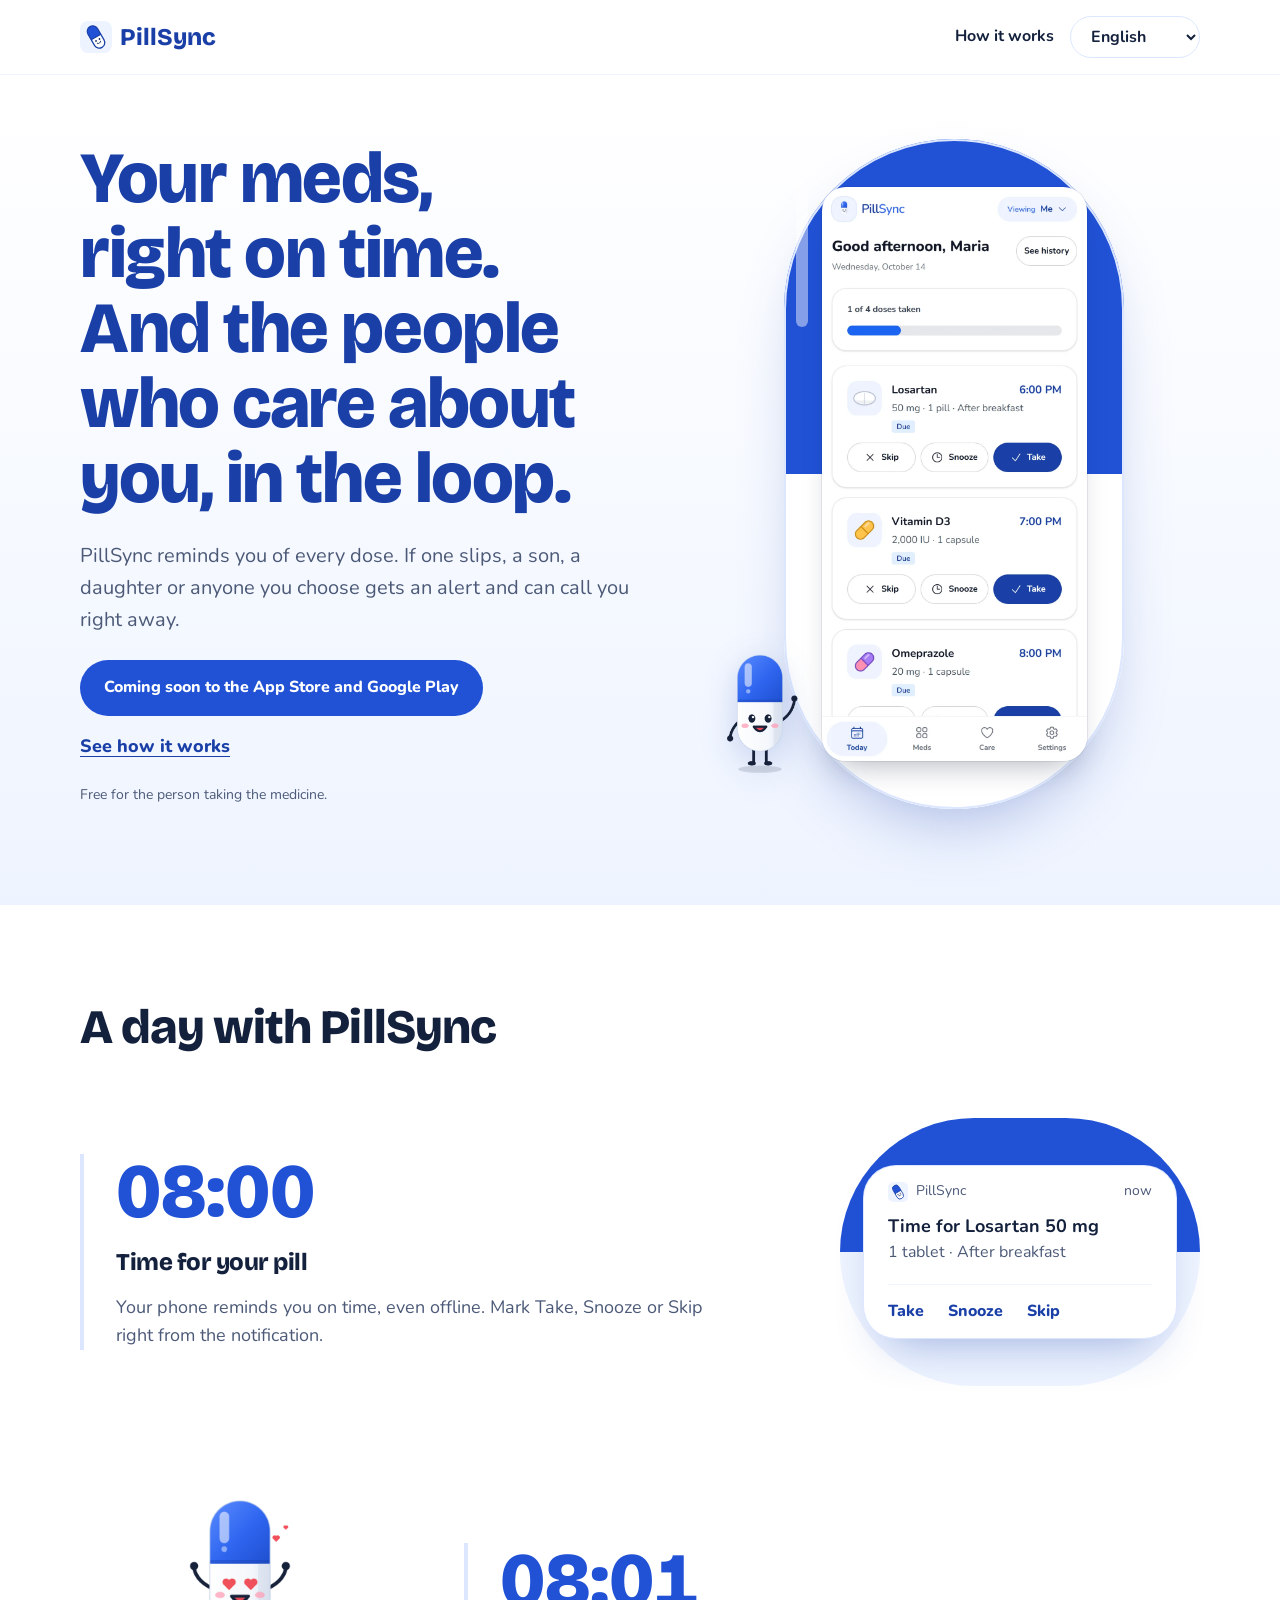
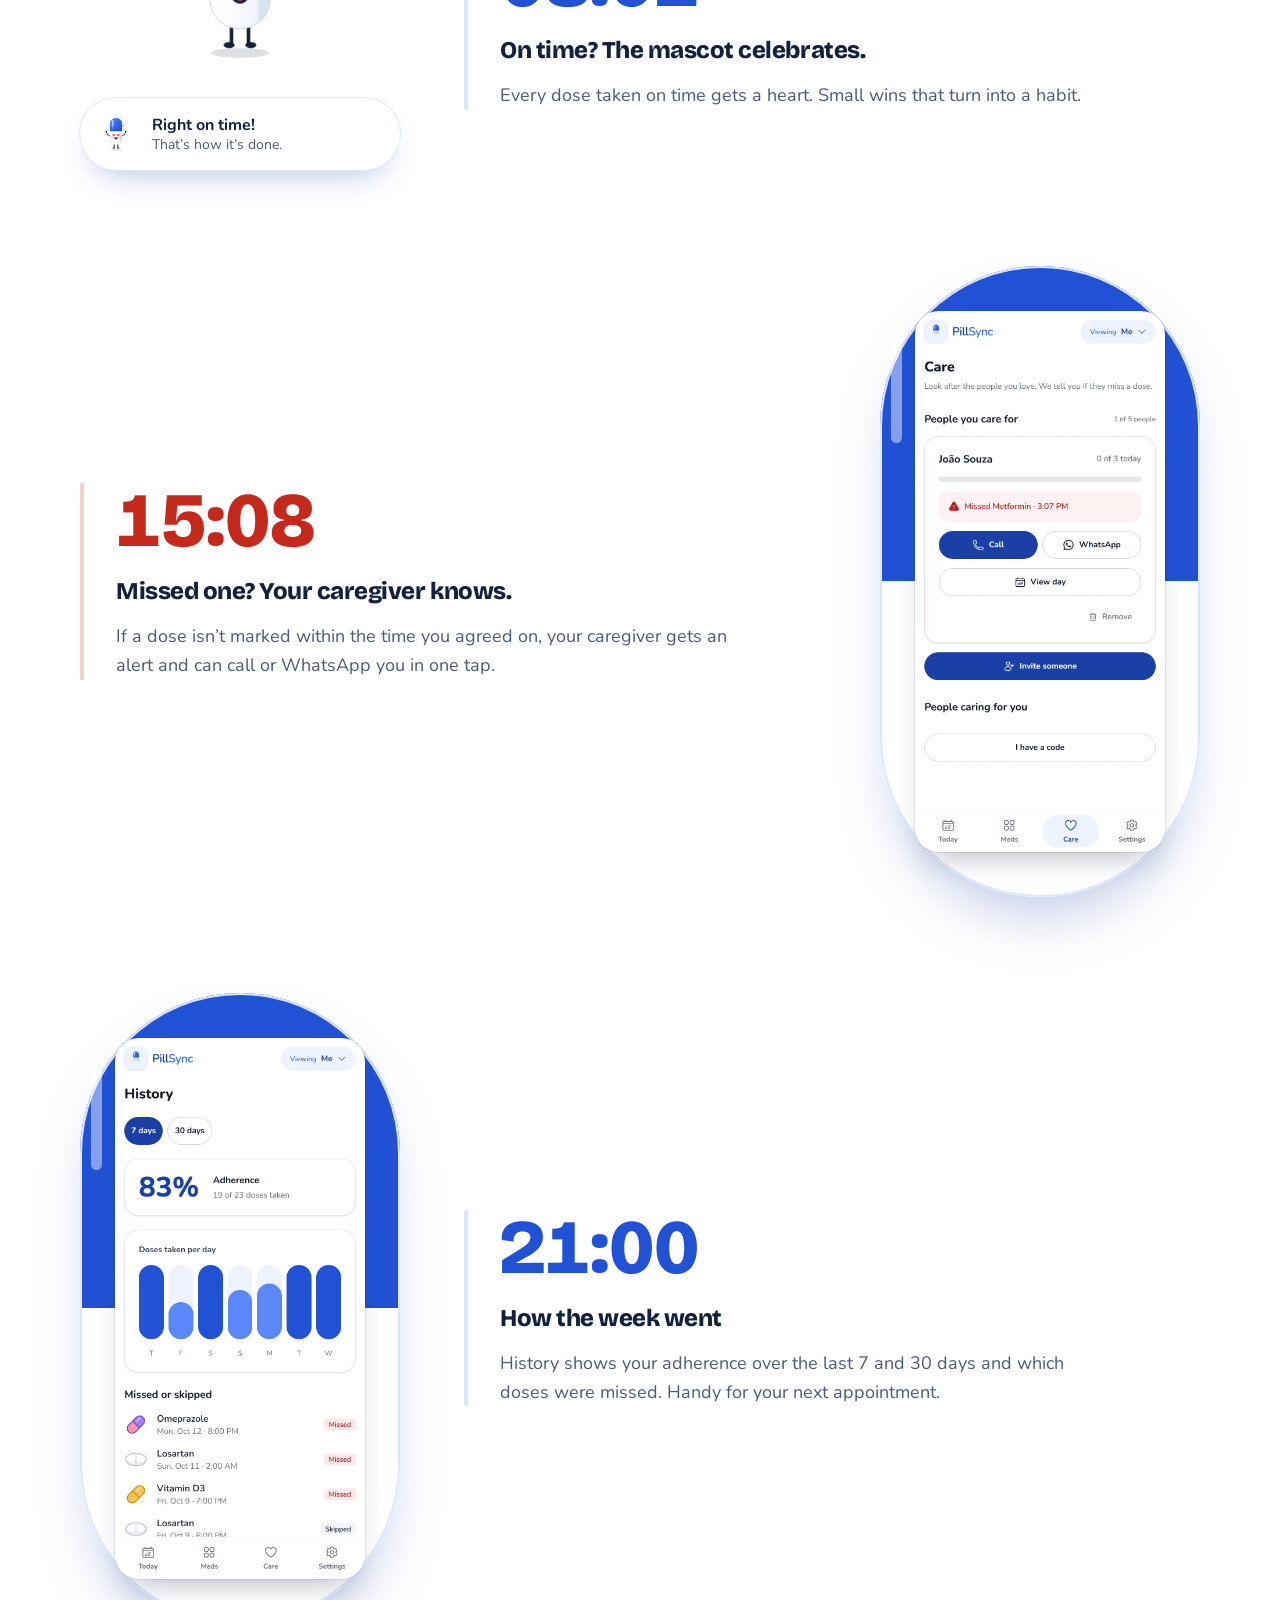
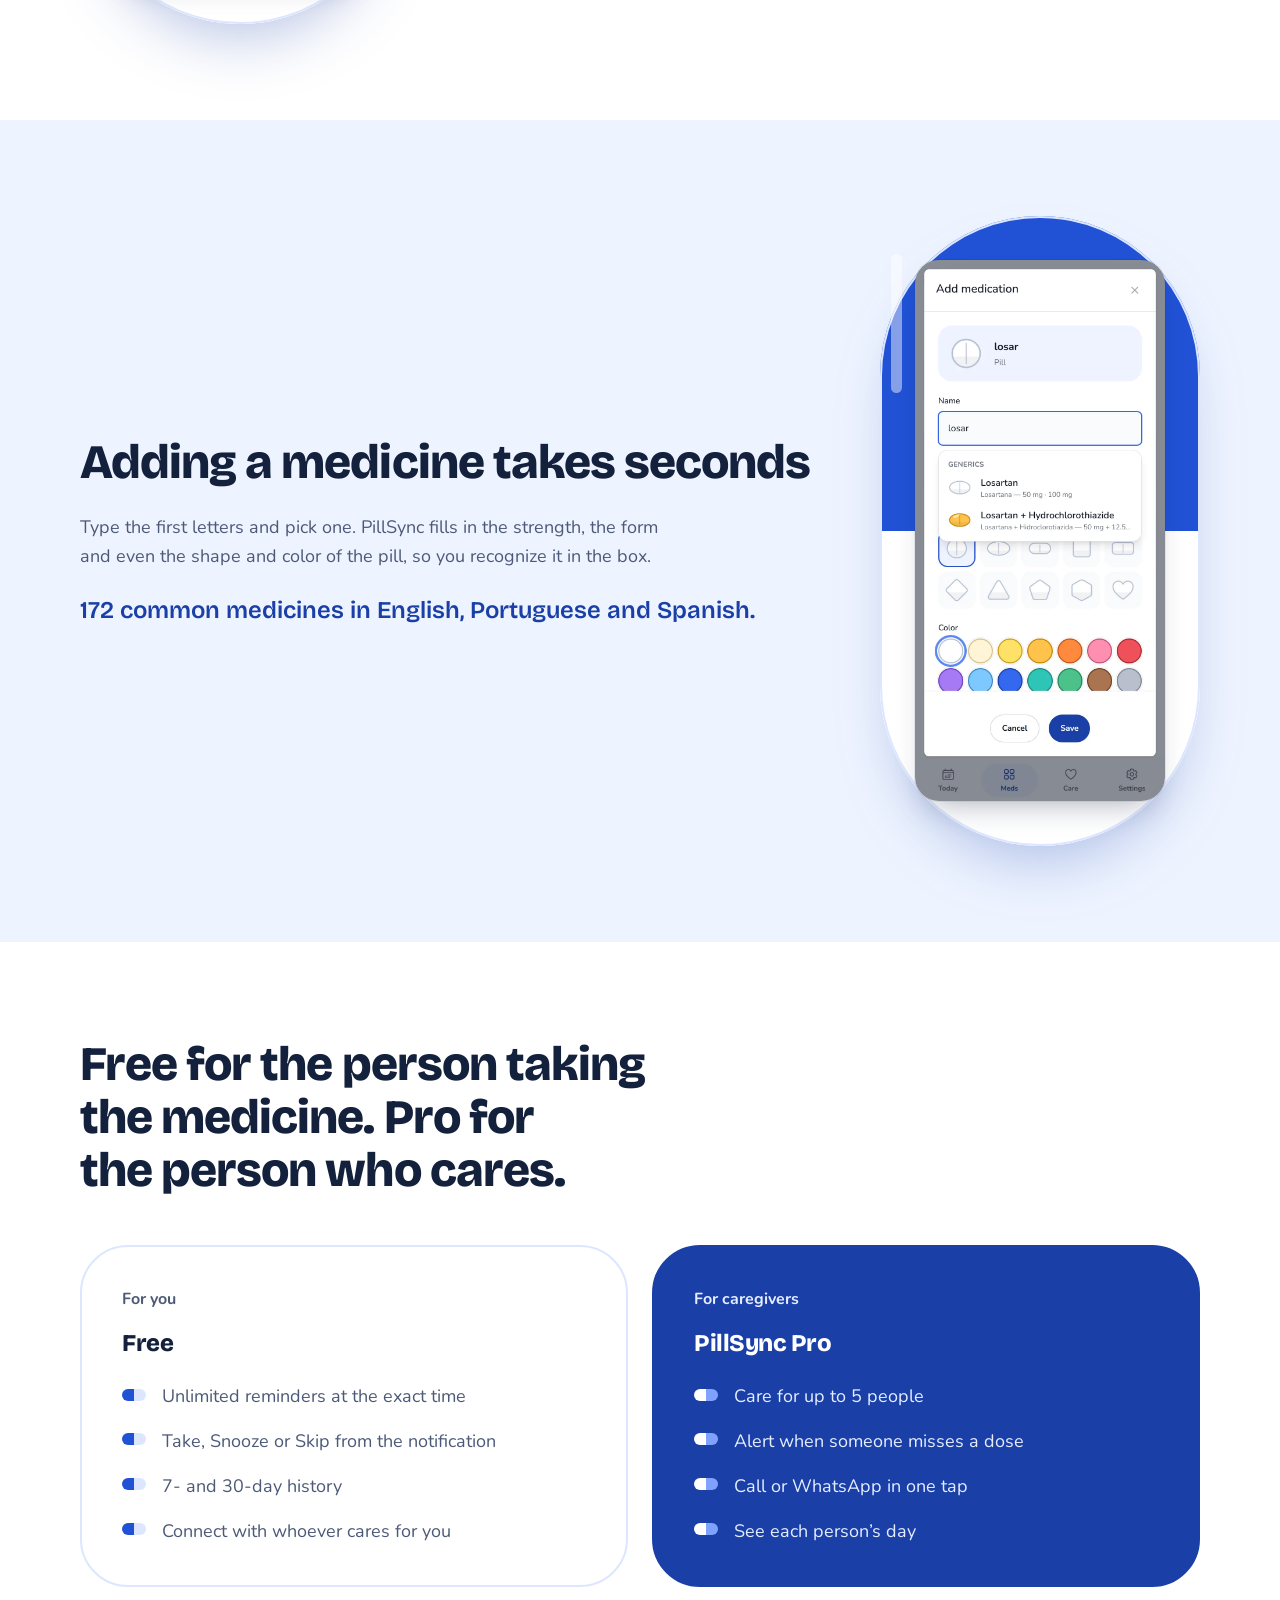
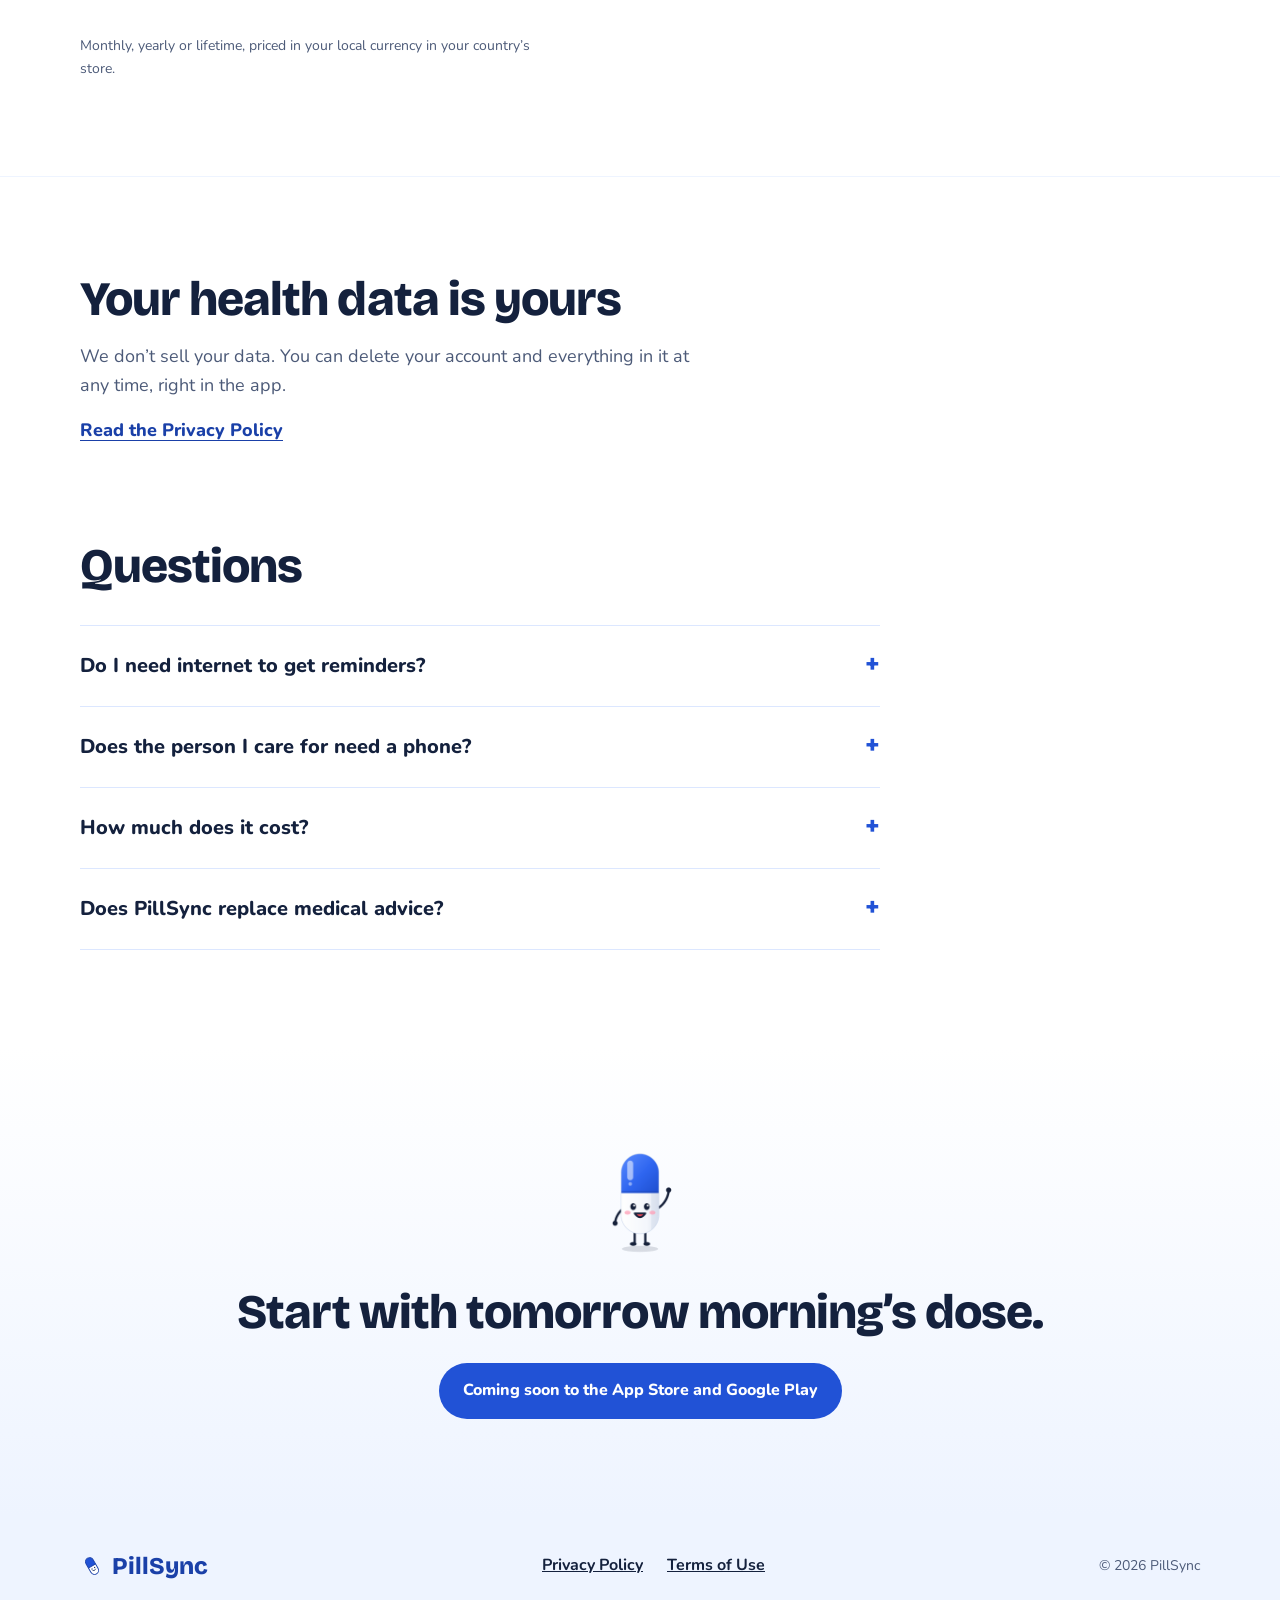
<file: index.html>
<!doctype html>
<html lang="en">
<head>
<meta charset="utf-8">
<meta name="viewport" content="width=device-width, initial-scale=1">
<meta name="theme-color" content="#2152d6">
<title>PillSync: medication reminders with caregiver alerts</title>
<meta name="description" content="Reminders for every dose, right on time. If one slips, the person who cares for you gets an alert.">
<meta property="og:title" content="PillSync">
<meta property="og:description" content="Reminders for every dose, right on time. If one slips, the person who cares for you gets an alert.">
<meta property="og:image" content="https://pillsync.app/assets/mascot-wave.png">
<meta property="og:url" content="https://pillsync.app/">
<link rel="icon" href="/favicon.svg" type="image/svg+xml">
<link rel="preconnect" href="https://fonts.googleapis.com">
<link rel="preconnect" href="https://fonts.gstatic.com" crossorigin>
<link href="https://fonts.googleapis.com/css2?family=Bricolage+Grotesque:opsz,wght@12..96,600;12..96,800&family=Nunito:wght@400;600;700;800&display=swap" rel="stylesheet">
<link rel="stylesheet" href="/assets/landing.css">
</head>
<body>
<header class="bar">
  <a class="logo" href="/"><img src="/favicon.svg" alt="" width="32" height="32">PillSync</a>
  <nav class="bar-nav">
    <a href="#day" data-c="nav">How it works</a>
    <select id="lang" aria-label="Language">
      <option value="en">English</option>
      <option value="pt">Português</option>
      <option value="es">Español</option>
    </select>
  </nav>
</header>

<main>
  <section class="hero">
    <div class="hero-copy">
      <h1 data-c="heroTitle">Your meds, right on time. And the people who care about you, in the loop.</h1>
      <p class="lead" data-c="heroSub">PillSync reminds you of every dose. If one slips, a son, a daughter or anyone you choose gets an alert and can call you right away.</p>
      <div class="hero-actions">
        <span class="soon" data-c="soon">Coming soon to the App Store and Google Play</span>
        <a class="text-link" href="#day" data-c="heroLink">See how it works</a>
      </div>
      <p class="fine" data-c="heroFree">Free for the person taking the medicine.</p>
    </div>
    <div class="hero-art">
      <div class="capsule capsule-hero">
        <img data-shot="today" src="/assets/shots/en/today.webp" alt="" width="860" height="1864" fetchpriority="high">
      </div>
      <img class="hero-mascot" src="/assets/mascot-wave.png" data-alt="mascot" alt="" width="160" height="160">
    </div>
  </section>

  <section id="day" class="day" aria-labelledby="day-title">
    <h2 id="day-title" data-c="dayTitle">A day with PillSync</h2>
    <ol class="timeline">
      <li class="stop">
        <div class="stop-copy">
          <time>08:00</time>
          <h3 data-c="s1t">Time for your pill</h3>
          <p data-c="s1p"></p>
        </div>
        <div class="moment">
          <div class="notif" role="img" data-c-label="notifLabel">
            <div class="notif-head"><img src="/favicon.svg" alt="" width="20" height="20"><span>PillSync</span><span data-c="notifNow">now</span></div>
            <strong data-c="notifT">Time for Losartan 50 mg</strong>
            <span data-c="notifP">1 tablet · After breakfast</span>
            <div class="notif-actions"><span data-c="aTake">Take</span><span data-c="aSnooze">Snooze</span><span data-c="aSkip">Skip</span></div>
          </div>
        </div>
      </li>
      <li class="stop stop-love">
        <div class="stop-copy">
          <time>08:01</time>
          <h3 data-c="s2t">On time? The mascot celebrates.</h3>
          <p data-c="s2p"></p>
        </div>
        <div class="moment">
          <img src="/assets/mascot-love.png" data-alt="love" alt="" width="200" height="200" loading="lazy">
          <div class="toast" aria-hidden="true">
            <img src="/assets/mascot-love.png" alt="" width="40" height="40">
            <div><strong data-c="toastT">Right on time!</strong><span data-c="toastP">That’s how it’s done.</span></div>
          </div>
        </div>
      </li>
      <li class="stop stop-alert">
        <div class="stop-copy">
          <time>15:08</time>
          <h3 data-c="s3t">Missed one? Your caregiver knows.</h3>
          <p data-c="s3p"></p>
        </div>
        <div class="capsule"><img data-shot="care" src="/assets/shots/en/care.webp" alt="" width="860" height="1864" loading="lazy"></div>
      </li>
      <li class="stop">
        <div class="stop-copy">
          <time>21:00</time>
          <h3 data-c="s4t">How the week went</h3>
          <p data-c="s4p"></p>
        </div>
        <div class="capsule"><img data-shot="history" src="/assets/shots/en/history.webp" alt="" width="860" height="1864" loading="lazy"></div>
      </li>
    </ol>
  </section>

  <section class="add" aria-labelledby="add-title">
    <div class="add-copy">
      <h2 id="add-title" data-c="addTitle">Adding a medicine takes seconds</h2>
      <p data-c="addP"></p>
      <p class="fact" data-c="addFact"></p>
    </div>
    <div class="capsule"><img data-shot="search" src="/assets/shots/en/search.webp" alt="" width="860" height="1864" loading="lazy"></div>
  </section>

  <section class="plans" aria-labelledby="plans-title">
    <h2 id="plans-title" data-c="planTitle">Free for the person taking the medicine. Pro for the person who cares.</h2>
    <div class="plan-grid">
      <div class="plan">
        <p class="plan-who" data-c="freeWho">For you</p>
        <h3 data-c="freeName">Free</h3>
        <ul data-list="free"></ul>
      </div>
      <div class="plan plan-pro">
        <p class="plan-who" data-c="proWho">For caregivers</p>
        <h3 data-c="proName">PillSync Pro</h3>
        <ul data-list="pro"></ul>
      </div>
    </div>
    <p class="fine" data-c="planNote"></p>
  </section>

  <section class="privacy" aria-labelledby="priv-title">
    <h2 id="priv-title" data-c="privTitle">Your health data is yours</h2>
    <p data-c="privP"></p>
    <a class="text-link" href="/privacy/" data-c="privLink">Read the Privacy Policy</a>
  </section>

  <section class="faq" aria-labelledby="faq-title">
    <h2 id="faq-title" data-c="faqTitle">Questions</h2>
    <div id="faq-list"></div>
  </section>

  <section class="end">
    <img src="/assets/mascot-wave.png" alt="" width="120" height="120" loading="lazy">
    <h2 data-c="endTitle">Start with tomorrow morning’s dose.</h2>
    <span class="soon" data-c="soon">Coming soon to the App Store and Google Play</span>
  </section>
</main>

<footer class="foot">
  <a class="logo" href="/"><img src="/favicon.svg" alt="" width="24" height="24">PillSync</a>
  <nav><a href="/privacy/" data-c="privacy">Privacy Policy</a><a href="/terms/" data-c="terms">Terms of Use</a></nav>
  <small>© 2026 PillSync</small>
</footer>

<script type="module" src="/assets/landing.js"></script>
</body>
</html>
</file>
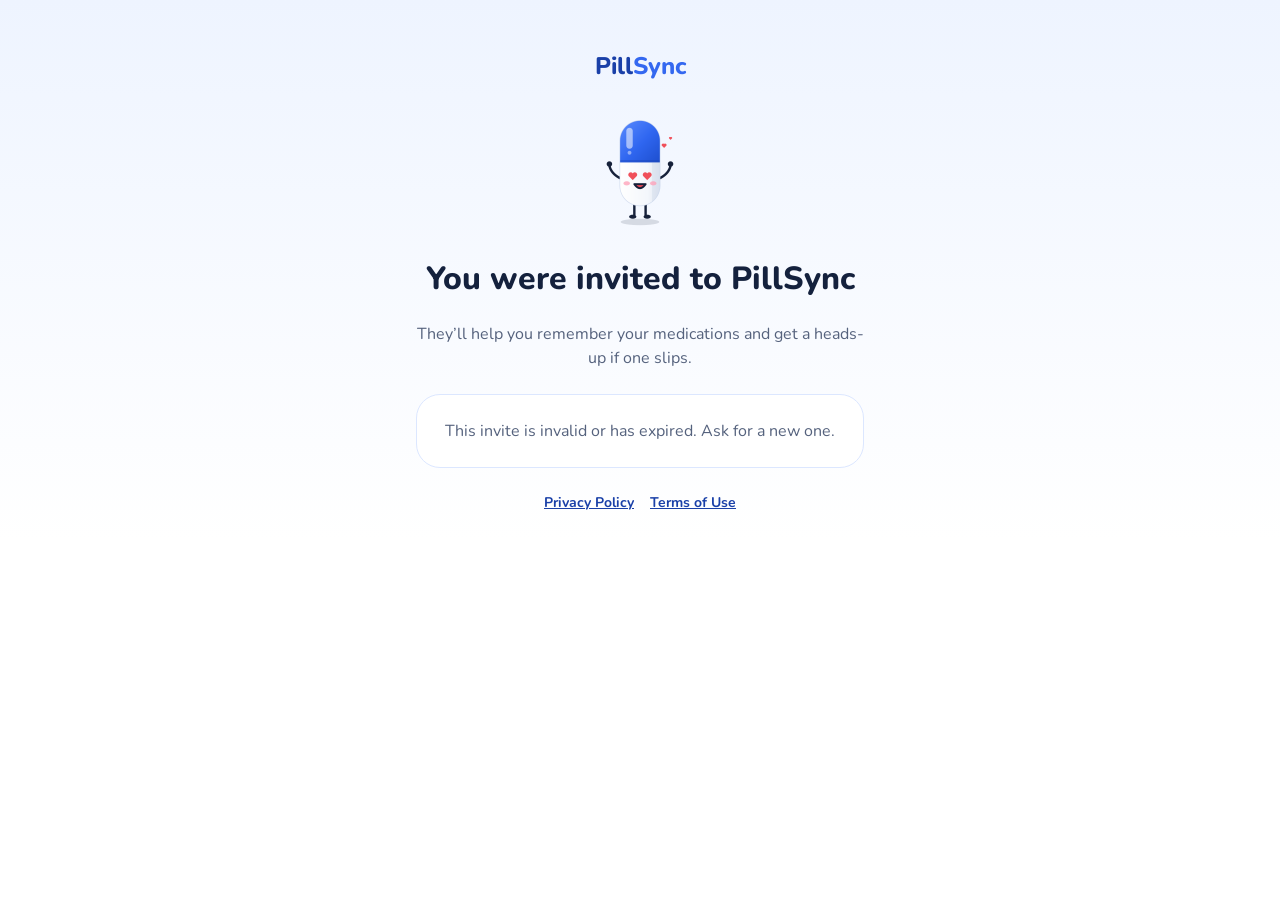
<file: invite/index.html>
<!doctype html>
<html lang="en">
<head>
<meta charset="utf-8">
<meta name="viewport" content="width=device-width, initial-scale=1">
<meta name="theme-color" content="#2152d6">
<meta name="robots" content="noindex">
<title>PillSync — invite</title>
<link rel="icon" href="/favicon.svg" type="image/svg+xml">
<link rel="preconnect" href="https://fonts.googleapis.com">
<link href="https://fonts.googleapis.com/css2?family=Nunito:wght@400;700;800&display=swap" rel="stylesheet">
<link rel="stylesheet" href="/assets/site.css">
<!-- Shared previews (WhatsApp, iMessage) -->
<meta property="og:title" content="PillSync">
<meta property="og:description" content="You were invited to PillSync — medication reminders with family care.">
<meta property="og:image" content="https://pillsync.app/assets/mascot-love.png">
</head>
<body>
<main class="center">
  <div class="brand">Pill<span>Sync</span></div>
  <img class="mascot" src="/assets/mascot-love.png" alt="" width="128" height="128">
  <h1 id="title"></h1>
  <p id="sub"></p>

  <div class="card" id="steps-card">
    <ol class="steps">
      <li><b>1</b><div><h2 id="s1"></h2></div></li>
      <li><b>2</b><div><h2 id="s2"></h2><p id="s2auto"></p></div></li>
    </ol>
    <a class="btn btn-primary" id="open"></a>
    <a class="btn btn-light" id="play" hidden></a>
    <a class="btn btn-light" id="appstore" hidden></a>
  </div>

  <div class="card" id="code-card">
    <p id="s2code"></p>
    <div class="code" id="code"></div>
    <button class="btn btn-light" id="copy" type="button"></button>
  </div>

  <div class="card" id="invalid" hidden><p id="invalid-text"></p></div>

  <footer><a href="/privacy/" data-t="privacy">Privacy Policy</a><a href="/terms/" data-t="terms">Terms of Use</a></footer>
</main>
<script type="module">
  import { T } from '/assets/i18n.js'

  // Public, read-only config (the publishable key is meant to ship to browsers).
  const SUPABASE_URL = 'https://kzxzphcxtrokwdtgqgmp.supabase.co'
  const SUPABASE_KEY = 'sb_publishable_dmnUiM6zBqxRIHqTb5LVMQ_qa_3hEt1'
  const PACKAGE = 'com.pillsync.app'
  const APP_STORE_URL = null // set once the iOS app is live, e.g. 'https://apps.apple.com/app/id0000000000'

  const $ = (id) => document.getElementById(id)
  document.querySelectorAll('[data-t]').forEach((el) => { const v = T[el.dataset.t]; if (typeof v === 'string') el.textContent = v })

  const code = (new URLSearchParams(location.search).get('c') || '').toUpperCase().replace(/[^A-Z0-9]/g, '').slice(0, 6)
  const isAndroid = /android/i.test(navigator.userAgent)
  const isIOS = /iphone|ipad|ipod/i.test(navigator.userAgent)
  const playUrl = `https://play.google.com/store/apps/details?id=${PACKAGE}&referrer=${encodeURIComponent('invite=' + code)}`

  $('title').textContent = T.inviteTitle('')
  $('sub').textContent = T.inviteSub
  $('s1').textContent = T.step1
  $('s2').textContent = T.step2
  $('s2auto').textContent = isAndroid ? T.step2auto : ''
  $('s2code').textContent = T.step2code
  $('code').textContent = code
  $('copy').textContent = T.copy

  // "Open in the app": opens PillSync if installed; on Android falls back to the Play Store with the code attached.
  const open = $('open')
  open.textContent = T.open
  open.href = isAndroid
    ? `intent://invite/${code}#Intent;scheme=pillsync;package=${PACKAGE};S.browser_fallback_url=${encodeURIComponent(playUrl)};end`
    : `pillsync://invite/${code}`

  if (!isIOS) { $('play').hidden = false; $('play').href = playUrl; $('play').textContent = T.play }
  if (!isAndroid && APP_STORE_URL) { $('appstore').hidden = false; $('appstore').href = APP_STORE_URL; $('appstore').textContent = T.appstore }

  $('copy').addEventListener('click', async () => {
    try { await navigator.clipboard.writeText(code); $('copy').textContent = T.copied } catch {}
  })

  async function preview() {
    if (code.length !== 6) return showInvalid()
    try {
      const res = await fetch(`${SUPABASE_URL}/rest/v1/rpc/invite_preview`, {
        method: 'POST',
        headers: { apikey: SUPABASE_KEY, 'Content-Type': 'application/json' },
        body: JSON.stringify({ p_code: code }),
      })
      const [row] = await res.json()
      if (!row || !row.valid) return showInvalid()
      $('title').textContent = T.inviteTitle(row.caregiver_first_name)
    } catch { /* offline: keep the generic title */ }
  }
  function showInvalid() {
    $('steps-card').hidden = true
    $('code-card').hidden = true
    $('invalid').hidden = false
    $('invalid-text').textContent = T.invalid
  }
  preview()
</script>
</body>
</html>
</file>
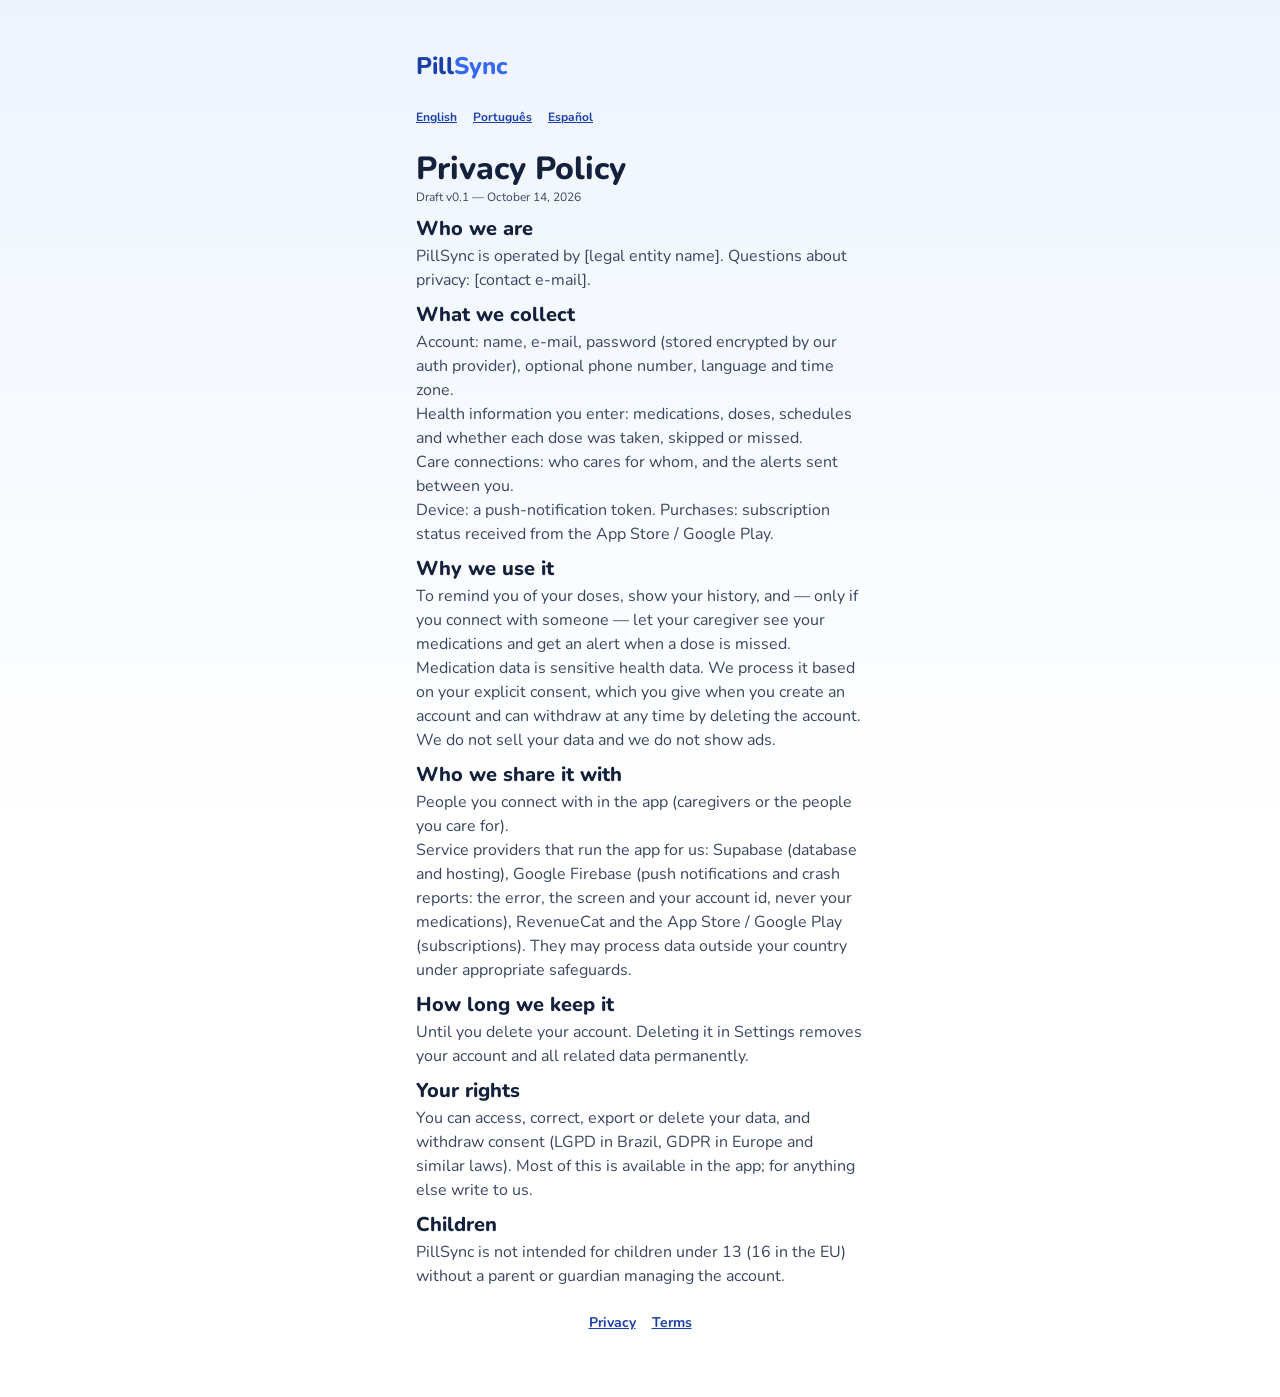
<file: privacy/index.html>
<!doctype html>
<html lang="en">
<head>
<meta charset="utf-8">
<meta name="viewport" content="width=device-width, initial-scale=1">
<meta name="theme-color" content="#2152d6">
<title>PillSync — Privacy Policy</title>
<link rel="icon" href="/favicon.svg" type="image/svg+xml">
<link href="https://fonts.googleapis.com/css2?family=Nunito:wght@400;700;800&display=swap" rel="stylesheet">
<link rel="stylesheet" href="/assets/site.css">
</head>
<body>
<main>
  <a class="brand" href="/" style="text-decoration:none">Pill<span>Sync</span></a>
  <nav class="small" style="display:flex;gap:16px"><a class="link" href="?lang=en">English</a><a class="link" href="?lang=pt-BR">Português</a><a class="link" href="?lang=es">Español</a></nav>
<article class="legal" lang="en" data-lang="en" hidden>
  <h1>Privacy Policy</h1>
  <p class="small">Draft v0.1 — October 14, 2026</p>
  <h2>Who we are</h2>
  <p>PillSync is operated by [legal entity name]. Questions about privacy: [contact e-mail].</p>
  <h2>What we collect</h2>
  <p>Account: name, e-mail, password (stored encrypted by our auth provider), optional phone number, language and time zone.</p>
  <p>Health information you enter: medications, doses, schedules and whether each dose was taken, skipped or missed.</p>
  <p>Care connections: who cares for whom, and the alerts sent between you.</p>
  <p>Device: a push-notification token. Purchases: subscription status received from the App Store / Google Play.</p>
  <h2>Why we use it</h2>
  <p>To remind you of your doses, show your history, and — only if you connect with someone — let your caregiver see your medications and get an alert when a dose is missed.</p>
  <p>Medication data is sensitive health data. We process it based on your explicit consent, which you give when you create an account and can withdraw at any time by deleting the account.</p>
  <p>We do not sell your data and we do not show ads.</p>
  <h2>Who we share it with</h2>
  <p>People you connect with in the app (caregivers or the people you care for).</p>
  <p>Service providers that run the app for us: Supabase (database and hosting), Google Firebase (push notifications and crash reports: the error, the screen and your account id, never your medications), RevenueCat and the App Store / Google Play (subscriptions). They may process data outside your country under appropriate safeguards.</p>
  <h2>How long we keep it</h2>
  <p>Until you delete your account. Deleting it in Settings removes your account and all related data permanently.</p>
  <h2>Your rights</h2>
  <p>You can access, correct, export or delete your data, and withdraw consent (LGPD in Brazil, GDPR in Europe and similar laws). Most of this is available in the app; for anything else write to us.</p>
  <h2>Children</h2>
  <p>PillSync is not intended for children under 13 (16 in the EU) without a parent or guardian managing the account.</p>
</article>
<article class="legal" lang="pt-BR" data-lang="pt-BR" hidden>
  <h1>Política de Privacidade</h1>
  <p class="small">Rascunho v0.1 — 14 de outubro de 2026</p>
  <h2>Quem somos</h2>
  <p>O PillSync é operado por [legal entity name]. Dúvidas sobre privacidade: [contact e-mail].</p>
  <h2>O que coletamos</h2>
  <p>Conta: nome, e-mail, senha (guardada de forma criptografada pelo nosso provedor de autenticação), telefone (opcional), idioma e fuso horário.</p>
  <p>Informações de saúde que você informa: remédios, doses, horários e se cada dose foi tomada, pulada ou esquecida.</p>
  <p>Conexões de cuidado: quem cuida de quem e os alertas trocados entre vocês.</p>
  <p>Aparelho: um token de notificação. Compras: o status da assinatura informado pela App Store / Google Play.</p>
  <h2>Para que usamos</h2>
  <p>Para lembrar você das doses, mostrar seu histórico e — só se você se conectar com alguém — permitir que quem cuida de você veja seus remédios e receba um alerta quando uma dose for esquecida.</p>
  <p>Dados de remédios são dados pessoais sensíveis de saúde. Tratamos esses dados com base no seu consentimento expresso, dado ao criar a conta e que pode ser retirado a qualquer momento excluindo a conta.</p>
  <p>Não vendemos seus dados e não mostramos anúncios.</p>
  <h2>Com quem compartilhamos</h2>
  <p>Com as pessoas que você conectar no app (quem cuida de você ou quem você cuida).</p>
  <p>Com prestadores que operam o app para nós: Supabase (banco de dados e hospedagem), Google Firebase (notificações e relatórios de falhas: o erro, a tela e o id da sua conta, nunca os seus remédios), RevenueCat e App Store / Google Play (assinaturas). Eles podem tratar dados fora do Brasil com as salvaguardas adequadas.</p>
  <h2>Por quanto tempo guardamos</h2>
  <p>Até você excluir a conta. Ao excluir em Ajustes, sua conta e todos os dados relacionados são apagados de forma definitiva.</p>
  <h2>Seus direitos</h2>
  <p>Você pode acessar, corrigir, exportar ou excluir seus dados e retirar o consentimento (LGPD). A maior parte está disponível no próprio app; para o resto, fale com a gente.</p>
  <h2>Crianças</h2>
  <p>O PillSync não é destinado a menores de 13 anos sem que um responsável gerencie a conta.</p>
</article>
<article class="legal" lang="es" data-lang="es" hidden>
  <h1>Política de Privacidad</h1>
  <p class="small">Borrador v0.1 — 14 de octubre de 2026</p>
  <h2>Quiénes somos</h2>
  <p>PillSync es operado por [legal entity name]. Consultas sobre privacidad: [contact e-mail].</p>
  <h2>Qué recopilamos</h2>
  <p>Cuenta: nombre, correo, contraseña (guardada cifrada por nuestro proveedor de autenticación), teléfono (opcional), idioma y zona horaria.</p>
  <p>Información de salud que introduces: medicinas, dosis, horarios y si cada dosis se tomó, se omitió o se olvidó.</p>
  <p>Conexiones de cuidado: quién cuida a quién y las alertas entre ustedes.</p>
  <p>Dispositivo: un token de notificaciones. Compras: el estado de la suscripción que informa App Store / Google Play.</p>
  <h2>Para qué lo usamos</h2>
  <p>Para recordarte tus dosis, mostrar tu historial y — solo si te conectas con alguien — permitir que quien te cuida vea tus medicinas y reciba una alerta cuando olvides una dosis.</p>
  <p>Los datos de medicinas son datos de salud sensibles. Los tratamos con tu consentimiento explícito, que das al crear la cuenta y puedes retirar en cualquier momento eliminándola.</p>
  <p>No vendemos tus datos ni mostramos anuncios.</p>
  <h2>Con quién los compartimos</h2>
  <p>Con las personas que conectes en la app (quienes te cuidan o a quienes cuidas).</p>
  <p>Con proveedores que operan la app: Supabase (base de datos y alojamiento), Google Firebase (notificaciones e informes de fallos: el error, la pantalla y el id de tu cuenta, nunca tus medicinas), RevenueCat y App Store / Google Play (suscripciones). Pueden tratar datos fuera de tu país con las garantías adecuadas.</p>
  <h2>Cuánto tiempo los guardamos</h2>
  <p>Hasta que elimines tu cuenta. Al eliminarla en Ajustes, tu cuenta y todos los datos relacionados se borran definitivamente.</p>
  <h2>Tus derechos</h2>
  <p>Puedes acceder, corregir, exportar o eliminar tus datos y retirar tu consentimiento (RGPD y leyes similares). Casi todo está en la app; para lo demás, escríbenos.</p>
  <h2>Menores</h2>
  <p>PillSync no está destinado a menores de 13 años (16 en la UE) sin que un padre o tutor gestione la cuenta.</p>
</article>
  <footer><a href="/privacy/">Privacy</a><a href="/terms/">Terms</a></footer>
</main>
<script>
  var q = new URLSearchParams(location.search).get('lang')
  var nav = (navigator.language || 'en').toLowerCase()
  var lang = q || (nav.indexOf('pt') === 0 ? 'pt-BR' : nav.indexOf('es') === 0 ? 'es' : 'en')
  var el = document.querySelector('[data-lang="' + lang + '"]') || document.querySelector('[data-lang="en"]')
  el.hidden = false
  document.documentElement.lang = el.getAttribute('lang')
</script>
</body>
</html>
</file>
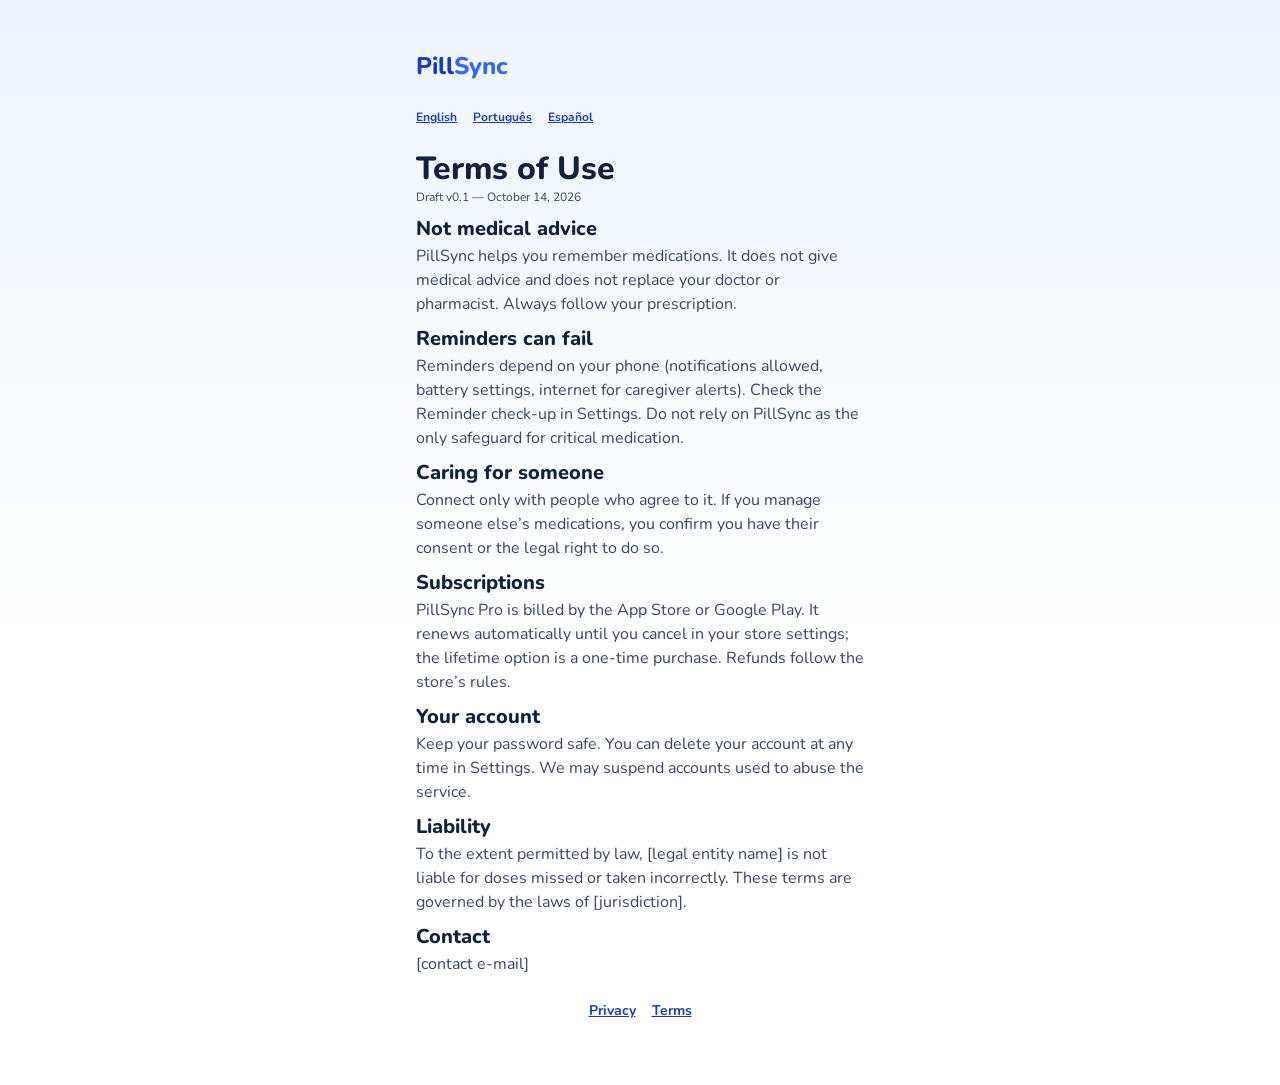
<file: terms/index.html>
<!doctype html>
<html lang="en">
<head>
<meta charset="utf-8">
<meta name="viewport" content="width=device-width, initial-scale=1">
<meta name="theme-color" content="#2152d6">
<title>PillSync — Terms of Use</title>
<link rel="icon" href="/favicon.svg" type="image/svg+xml">
<link href="https://fonts.googleapis.com/css2?family=Nunito:wght@400;700;800&display=swap" rel="stylesheet">
<link rel="stylesheet" href="/assets/site.css">
</head>
<body>
<main>
  <a class="brand" href="/" style="text-decoration:none">Pill<span>Sync</span></a>
  <nav class="small" style="display:flex;gap:16px"><a class="link" href="?lang=en">English</a><a class="link" href="?lang=pt-BR">Português</a><a class="link" href="?lang=es">Español</a></nav>
<article class="legal" lang="en" data-lang="en" hidden>
  <h1>Terms of Use</h1>
  <p class="small">Draft v0.1 — October 14, 2026</p>
  <h2>Not medical advice</h2>
  <p>PillSync helps you remember medications. It does not give medical advice and does not replace your doctor or pharmacist. Always follow your prescription.</p>
  <h2>Reminders can fail</h2>
  <p>Reminders depend on your phone (notifications allowed, battery settings, internet for caregiver alerts). Check the Reminder check-up in Settings. Do not rely on PillSync as the only safeguard for critical medication.</p>
  <h2>Caring for someone</h2>
  <p>Connect only with people who agree to it. If you manage someone else’s medications, you confirm you have their consent or the legal right to do so.</p>
  <h2>Subscriptions</h2>
  <p>PillSync Pro is billed by the App Store or Google Play. It renews automatically until you cancel in your store settings; the lifetime option is a one-time purchase. Refunds follow the store’s rules.</p>
  <h2>Your account</h2>
  <p>Keep your password safe. You can delete your account at any time in Settings. We may suspend accounts used to abuse the service.</p>
  <h2>Liability</h2>
  <p>To the extent permitted by law, [legal entity name] is not liable for doses missed or taken incorrectly. These terms are governed by the laws of [jurisdiction].</p>
  <h2>Contact</h2>
  <p>[contact e-mail]</p>
</article>
<article class="legal" lang="pt-BR" data-lang="pt-BR" hidden>
  <h1>Termos de Uso</h1>
  <p class="small">Rascunho v0.1 — 14 de outubro de 2026</p>
  <h2>Não é orientação médica</h2>
  <p>O PillSync ajuda você a lembrar dos remédios. Ele não dá orientação médica e não substitui seu médico ou farmacêutico. Siga sempre a sua receita.</p>
  <h2>Lembretes podem falhar</h2>
  <p>Os lembretes dependem do seu celular (notificações permitidas, economia de bateria, internet para os alertas de cuidado). Confira a Checagem dos lembretes em Ajustes. Não use o PillSync como única proteção para remédios críticos.</p>
  <h2>Cuidar de alguém</h2>
  <p>Conecte-se só com quem concordar. Se você gerencia os remédios de outra pessoa, confirma que tem o consentimento dela ou o direito legal de fazer isso.</p>
  <h2>Assinaturas</h2>
  <p>O PillSync Pro é cobrado pela App Store ou pelo Google Play. Renova automaticamente até você cancelar nas configurações da loja; a opção vitalícia é uma compra única. Reembolsos seguem as regras da loja.</p>
  <h2>Sua conta</h2>
  <p>Guarde sua senha com segurança. Você pode excluir a conta a qualquer momento em Ajustes. Podemos suspender contas usadas para abusar do serviço.</p>
  <h2>Responsabilidade</h2>
  <p>Na medida permitida pela lei, [legal entity name] não se responsabiliza por doses esquecidas ou tomadas de forma incorreta. Estes termos seguem as leis de [foro].</p>
  <h2>Contato</h2>
  <p>[contact e-mail]</p>
</article>
<article class="legal" lang="es" data-lang="es" hidden>
  <h1>Términos de Uso</h1>
  <p class="small">Borrador v0.1 — 14 de octubre de 2026</p>
  <h2>No es consejo médico</h2>
  <p>PillSync te ayuda a recordar tus medicinas. No da consejo médico ni reemplaza a tu médico o farmacéutico. Sigue siempre tu receta.</p>
  <h2>Los recordatorios pueden fallar</h2>
  <p>Los recordatorios dependen de tu teléfono (notificaciones permitidas, ahorro de batería, internet para las alertas de cuidado). Revisa la Revisión de recordatorios en Ajustes. No uses PillSync como única protección para medicinas críticas.</p>
  <h2>Cuidar a alguien</h2>
  <p>Conéctate solo con quien esté de acuerdo. Si gestionas las medicinas de otra persona, confirmas que tienes su consentimiento o el derecho legal de hacerlo.</p>
  <h2>Suscripciones</h2>
  <p>PillSync Pro se cobra a través de App Store o Google Play. Se renueva automáticamente hasta que la canceles en la tienda; la opción de por vida es un pago único. Los reembolsos siguen las reglas de la tienda.</p>
  <h2>Tu cuenta</h2>
  <p>Guarda tu contraseña de forma segura. Puedes eliminar tu cuenta en cualquier momento en Ajustes. Podemos suspender cuentas usadas para abusar del servicio.</p>
  <h2>Responsabilidad</h2>
  <p>En la medida permitida por la ley, [legal entity name] no se hace responsable de dosis olvidadas o tomadas incorrectamente. Estos términos se rigen por las leyes de [jurisdicción].</p>
  <h2>Contacto</h2>
  <p>[contact e-mail]</p>
</article>
  <footer><a href="/privacy/">Privacy</a><a href="/terms/">Terms</a></footer>
</main>
<script>
  var q = new URLSearchParams(location.search).get('lang')
  var nav = (navigator.language || 'en').toLowerCase()
  var lang = q || (nav.indexOf('pt') === 0 ? 'pt-BR' : nav.indexOf('es') === 0 ? 'es' : 'en')
  var el = document.querySelector('[data-lang="' + lang + '"]') || document.querySelector('[data-lang="en"]')
  el.hidden = false
  document.documentElement.lang = el.getAttribute('lang')
</script>
</body>
</html>
</file>
<file: assets/landing.css>
/* pillsync.app landing — the app's own rules: blue & white, pill buttons, 8dp grid (16px minimum gap), text ≥ 12px.
   The one bold idea: every screen sits inside a giant capsule, blue on top and white below, like the mascot. */
:root {
  --blue-50: #eef4ff;
  --blue-100: #dce7ff;
  --blue-600: #2152d6;
  --blue-700: #1a40a8;
  --ink: #14213d;
  --muted: #4c5a78;
  --alert: #c4291c;
  --display: 'Bricolage Grotesque', 'Nunito', system-ui, sans-serif;
  --body: 'Nunito', system-ui, -apple-system, 'Segoe UI', Roboto, sans-serif;
  color-scheme: light;
}
* { box-sizing: border-box; }
html { scroll-behavior: smooth; }
body { margin: 0; background: #fff; color: var(--ink); font-family: var(--body); font-size: 18px; line-height: 1.6; }
img { max-width: 100%; height: auto; display: block; }
a { color: inherit; }
:focus-visible { outline: 3px solid var(--blue-600); outline-offset: 4px; border-radius: 8px; }

h1, h2, h3 { font-family: var(--display); margin: 0; letter-spacing: -0.02em; text-wrap: balance; }
h1 { font-size: clamp(40px, 6vw, 72px); line-height: 1.04; font-weight: 800; color: var(--blue-700); }
h2 { font-size: clamp(32px, 4vw, 48px); line-height: 1.1; font-weight: 800; }
h3 { font-size: 24px; line-height: 1.25; font-weight: 800; }
p { margin: 0; color: var(--muted); max-width: 34em; }
.lead { font-size: 20px; }
.fine { font-size: 14px; }
.text-link { color: var(--blue-700); font-weight: 800; text-underline-offset: 4px; }

/* ---------- bar ---------- */
.bar { position: sticky; top: 0; z-index: 10; display: flex; align-items: center; justify-content: space-between; gap: 16px;
  padding: 16px max(16px, calc((100vw - 1120px) / 2)); background: rgba(255, 255, 255, 0.92); backdrop-filter: blur(8px);
  border-bottom: 1px solid var(--blue-50); }
.logo { display: inline-flex; align-items: center; gap: 8px; font-family: var(--display); font-weight: 800; font-size: 24px; color: var(--blue-700); text-decoration: none; }
.bar-nav { display: flex; align-items: center; gap: 16px; font-weight: 700; font-size: 16px; }
.bar-nav a { text-decoration: none; }
#lang { font: inherit; font-size: 16px; color: var(--ink); border: 1px solid var(--blue-100); border-radius: 999px; padding: 8px 16px; background: #fff; cursor: pointer; }

main > section { padding: 96px max(16px, calc((100vw - 1120px) / 2)); }

/* ---------- capsule (the signature) ---------- */
.capsule { --w: 320px; position: relative; width: var(--w); padding: calc(var(--w) * 0.14) calc(var(--w) * 0.11);
  border-radius: 999px; background: linear-gradient(180deg, var(--blue-600) 0 50%, #fff 50% 100%);
  box-shadow: inset 0 0 0 2px var(--blue-100), 0 32px 64px -24px rgba(26, 64, 168, 0.35); flex: none; }
.capsule::before { /* the shine on the blue half, same as the mascot */
  content: ''; position: absolute; top: calc(var(--w) * 0.12); left: calc(var(--w) * 0.035); width: calc(var(--w) * 0.035); height: 22%;
  border-radius: 999px; background: rgba(255, 255, 255, 0.45); }
.capsule img { border-radius: 24px; box-shadow: 0 0 0 1px rgba(20, 33, 61, 0.08), 0 16px 32px -16px rgba(20, 33, 61, 0.4); }

/* ---------- hero ---------- */
.hero { display: grid; grid-template-columns: 1.15fr 1fr; align-items: center; gap: 64px; padding-top: 64px !important;
  background: linear-gradient(180deg, #fff 0%, var(--blue-50) 100%); }
.hero-copy { display: flex; flex-direction: column; gap: 24px; }
.hero-actions { display: flex; flex-wrap: wrap; align-items: center; gap: 16px 24px; }
.soon { display: inline-flex; align-items: center; min-height: 56px; padding: 0 24px; border-radius: 999px; background: var(--blue-600); color: #fff; font-weight: 800; font-size: 16px; }
.hero-art { position: relative; justify-self: center; }
.capsule-hero { --w: 340px; }
.hero-mascot { position: absolute; left: -96px; bottom: 24px; width: 144px; filter: drop-shadow(0 8px 16px rgba(26, 64, 168, 0.2)); }

/* ---------- a day: a real sequence, so the times carry the structure ---------- */
.day h2 { margin-bottom: 64px; }
.timeline { list-style: none; margin: 0; padding: 0; display: flex; flex-direction: column; gap: 96px; }
.stop { display: grid; grid-template-columns: 1fr auto; align-items: center; gap: 64px; }
.stop:nth-child(even) { grid-template-columns: auto 1fr; }
.stop:nth-child(even) .stop-copy { order: 2; }
.stop-copy { display: flex; flex-direction: column; gap: 16px; padding-left: 32px; border-left: 4px solid var(--blue-100); }
.stop time { font-family: var(--display); font-weight: 800; font-size: clamp(48px, 6vw, 80px); line-height: 1; color: var(--blue-600); font-variant-numeric: tabular-nums; }
.stop-alert time { color: var(--alert); }
.stop-alert .stop-copy { border-left-color: #f6cfcb; }
.stop-love .stop-copy { border-left-color: var(--blue-100); }

.moment { width: 320px; display: flex; flex-direction: column; align-items: center; gap: 24px; }
.moment > img { width: 192px; }
.toast { display: flex; align-items: center; gap: 16px; width: 100%; padding: 16px 24px 16px 16px; border-radius: 999px; background: #fff;
  box-shadow: 0 0 0 1px var(--blue-100), 0 16px 32px -16px rgba(26, 64, 168, 0.4); }
.toast img { width: 40px; flex: none; }
.toast div { display: flex; flex-direction: column; line-height: 1.3; }
.toast strong { font-size: 16px; color: var(--ink); }
.toast span { font-size: 14px; color: var(--muted); }

/* Lock-screen notification mock (08:00) */
.notif { width: 100%; display: flex; flex-direction: column; gap: 4px; padding: 16px 24px 16px; border-radius: 32px; background: #fff;
  box-shadow: 0 0 0 1px var(--blue-100), 0 24px 48px -24px rgba(26, 64, 168, 0.45); line-height: 1.35; }
.notif-head { display: flex; align-items: center; gap: 8px; font-size: 14px; color: var(--muted); margin-bottom: 8px; }
.notif-head span:last-child { margin-left: auto; }
.notif strong { font-size: 18px; }
.notif > span { font-size: 16px; color: var(--muted); }
.notif-actions { display: flex; gap: 24px; margin-top: 16px; padding-top: 16px; border-top: 1px solid var(--blue-50); font-weight: 800; font-size: 16px; color: var(--blue-700); }
.stop:first-child .moment { width: 360px; padding: 48px 24px; border-radius: 999px; background: linear-gradient(180deg, var(--blue-600) 0 50%, var(--blue-50) 50% 100%); }

/* ---------- add a medicine ---------- */
.add { display: grid; grid-template-columns: 1fr auto; align-items: center; gap: 64px; background: var(--blue-50); }
.add-copy { display: flex; flex-direction: column; gap: 24px; }
.fact { font-family: var(--display); font-weight: 600; font-size: 24px; line-height: 1.3; color: var(--blue-700); }

/* ---------- plans ---------- */
.plans { display: flex; flex-direction: column; gap: 48px; }
.plans h2 { max-width: 18em; }
.plan-grid { display: grid; grid-template-columns: 1fr 1fr; gap: 24px; }
.plan { display: flex; flex-direction: column; gap: 16px; padding: 40px; border-radius: 48px; border: 2px solid var(--blue-100); }
.plan-pro { background: var(--blue-700); border-color: var(--blue-700); color: #fff; }
.plan-who { font-weight: 700; font-size: 16px; }
.plan ul { list-style: none; margin: 8px 0 0; padding: 0; display: flex; flex-direction: column; gap: 16px; }
.plan li { position: relative; padding-left: 40px; color: var(--muted); }
.plan li::before { content: ''; position: absolute; left: 0; top: 0.35em; width: 24px; height: 12px; border-radius: 999px;
  background: linear-gradient(90deg, var(--blue-600) 0 50%, var(--blue-100) 50% 100%); }
.plan-pro .plan-who, .plan-pro li { color: #e6edff; }
.plan-pro li::before { background: linear-gradient(90deg, #fff 0 50%, #7fa2ff 50% 100%); }

/* ---------- privacy ---------- */
.privacy { display: flex; flex-direction: column; gap: 16px; align-items: flex-start; border-top: 1px solid var(--blue-50); }

/* ---------- faq ---------- */
.faq { display: flex; flex-direction: column; gap: 32px; padding-top: 0 !important; }
#faq-list { display: flex; flex-direction: column; border-top: 1px solid var(--blue-100); max-width: 800px; }
details { border-bottom: 1px solid var(--blue-100); }
summary { cursor: pointer; list-style: none; display: flex; justify-content: space-between; gap: 16px; padding: 24px 0; font-weight: 800; font-size: 20px; }
summary::-webkit-details-marker { display: none; }
summary::after { content: '+'; font-family: var(--display); font-size: 28px; line-height: 1; color: var(--blue-600); transition: transform 0.2s; }
details[open] summary::after { transform: rotate(45deg); }
details p { padding-bottom: 24px; }

/* ---------- end ---------- */
.end { display: flex; flex-direction: column; align-items: center; gap: 24px; text-align: center; background: linear-gradient(180deg, #fff 0%, var(--blue-50) 100%); }
.end img { width: 120px; }

.foot { display: flex; flex-wrap: wrap; align-items: center; justify-content: space-between; gap: 16px; padding: 32px max(16px, calc((100vw - 1120px) / 2)); background: var(--blue-50); font-size: 16px; }
.foot nav { display: flex; gap: 24px; font-weight: 700; }
.foot small { font-size: 14px; color: var(--muted); }

/* ---------- the one motion moment: the hero capsule rises, the mascot hops in ---------- */
@media (prefers-reduced-motion: no-preference) {
  .capsule-hero { animation: rise 0.9s cubic-bezier(0.2, 0.8, 0.2, 1) both; }
  .hero-mascot { animation: hop 0.7s 0.6s cubic-bezier(0.3, 1.6, 0.5, 1) both; }
  @keyframes rise { from { transform: translateY(48px); opacity: 0; } }
  @keyframes hop { from { transform: translateY(24px) scale(0.6); opacity: 0; } }
}

/* ---------- phones ---------- */
@media (max-width: 860px) {
  body { font-size: 17px; }
  main > section { padding-top: 64px; padding-bottom: 64px; }
  .hero, .add { grid-template-columns: 1fr; gap: 48px; }
  .hero-art { margin-left: 48px; }
  .capsule-hero { --w: min(300px, 72vw); }
  .hero-mascot { left: -64px; width: 104px; }
  .timeline { gap: 64px; }
  .stop, .stop:nth-child(even) { grid-template-columns: 1fr; gap: 32px; }
  .stop:nth-child(even) .stop-copy { order: 0; }
  .stop .capsule, .moment { justify-self: center; }
  .stop:first-child .moment { width: min(360px, 100%); padding: 40px 16px; }
  .capsule { --w: min(280px, 76vw); }
  .add .capsule { justify-self: center; }
  .plan-grid { grid-template-columns: 1fr; }
  .plan { padding: 32px 24px; border-radius: 40px; }
  .bar-nav a { display: none; }
}
</file>
<file: assets/site.css>
/* pillsync.app — same brand rules as the app: blue & white, pill buttons, 8dp grid, min 12px text. */
:root {
  --brand-50: #eef4ff;
  --brand-100: #dce7ff;
  --brand-500: #3468f0;
  --brand-600: #2152d6;
  --brand-700: #1a40a8;
  --ink: #14213d;
  --muted: #55627d;
  color-scheme: light;
}
* { box-sizing: border-box; }
html, body { margin: 0; }
body {
  font-family: 'Nunito', system-ui, -apple-system, 'Segoe UI', Roboto, sans-serif;
  background: linear-gradient(180deg, var(--brand-50), #fff 60%);
  color: var(--ink);
  min-height: 100vh;
  line-height: 1.5;
}
main { max-width: 480px; margin: 0 auto; padding: 48px 16px 64px; display: flex; flex-direction: column; gap: 24px; }
.center { text-align: center; align-items: center; }
.brand { font-weight: 800; font-size: 24px; color: var(--brand-700); }
.brand span { color: var(--brand-500); }
h1 { margin: 0; font-size: 32px; line-height: 1.2; font-weight: 800; }
h2 { margin: 0; font-size: 20px; font-weight: 800; }
p { margin: 0; font-size: 16px; color: var(--muted); }
.mascot { width: 128px; height: auto; }
.card { background: #fff; border: 1px solid var(--brand-100); border-radius: 24px; padding: 24px; display: flex; flex-direction: column; gap: 16px; }
.btn { display: flex; align-items: center; justify-content: center; gap: 8px; min-height: 56px; padding: 0 24px; border-radius: 999px;
  font-weight: 800; font-size: 16px; text-decoration: none; border: 2px solid transparent; cursor: pointer; font-family: inherit; }
.btn-primary { background: var(--brand-600); color: #fff; }
.btn-light { background: #fff; color: var(--ink); border-color: #d9e1f0; }
.code { font-family: 'SF Mono', Menlo, Consolas, monospace; font-size: 40px; font-weight: 800; letter-spacing: 8px; color: var(--brand-700);
  background: var(--brand-50); border-radius: 999px; padding: 16px 24px; text-align: center; }
.steps { display: flex; flex-direction: column; gap: 16px; margin: 0; padding: 0; list-style: none; }
.steps li { display: flex; gap: 16px; align-items: flex-start; }
.steps b { flex: none; display: grid; place-items: center; width: 32px; height: 32px; border-radius: 999px; background: var(--brand-600); color: #fff; font-size: 14px; }
.small { font-size: 12px; color: var(--muted); }
footer { display: flex; justify-content: center; gap: 16px; font-size: 14px; }
footer a, .link { color: var(--brand-700); font-weight: 700; }
.legal h2 { margin-top: 8px; }
.legal p { color: #3a4560; }
[hidden] { display: none !important; }
.center > .card { align-self: stretch; }
.steps, .card { text-align: left; }
.card > p { text-align: center; }
</file>
